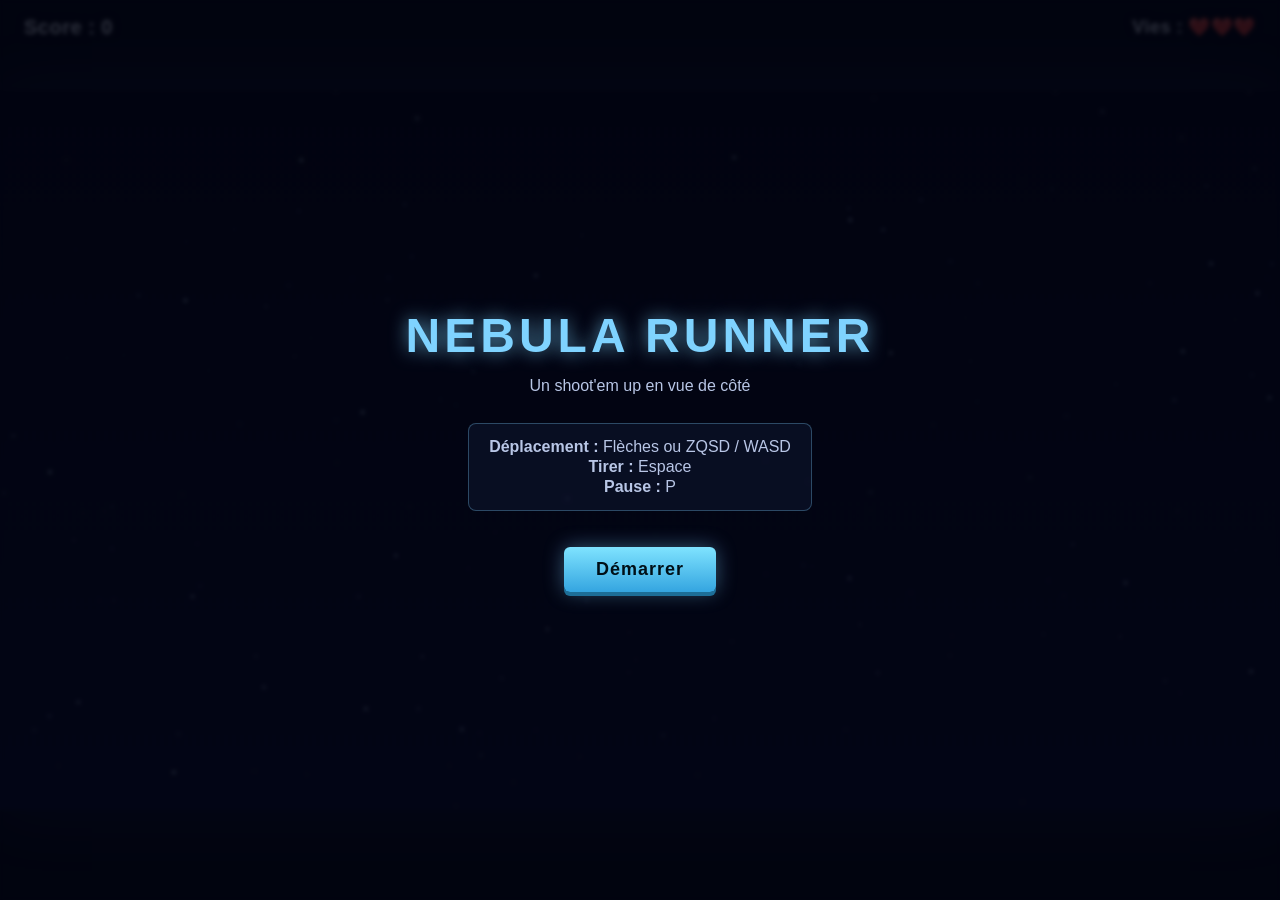
<file: index.html>
<!DOCTYPE html>
<html lang="fr">
<head>
<meta charset="UTF-8">
<meta name="viewport" content="width=device-width, initial-scale=1.0">
<title>Nebula Runner</title>
<link rel="stylesheet" href="style.css">
</head>
<body>
<div id="game-wrap">
  <canvas id="game" width="960" height="540"></canvas>

  <div id="hud">
    <div id="score">Score : 0</div>
    <div id="lives">Vies : ❤️❤️❤️</div>
  </div>

  <div id="start-screen" class="overlay">
    <h1>NEBULA RUNNER</h1>
    <p>Un shoot'em up en vue de côté</p>
    <div class="controls">
      <p><strong>Déplacement :</strong> Flèches ou ZQSD / WASD</p>
      <p><strong>Tirer :</strong> Espace</p>
      <p><strong>Pause :</strong> P</p>
    </div>
    <button id="start-btn">Démarrer</button>
  </div>

  <div id="pause-screen" class="overlay hidden">
    <h1>PAUSE</h1>
    <p>Appuyez sur P pour reprendre</p>
  </div>

  <div id="game-over-screen" class="overlay hidden">
    <h1>GAME OVER</h1>
    <p id="final-score">Score final : 0</p>
    <p id="best-score">Meilleur score : 0</p>
    <button id="restart-btn">Rejouer</button>
  </div>
</div>

<script src="game.js"></script>
</body>
</html>
</file>
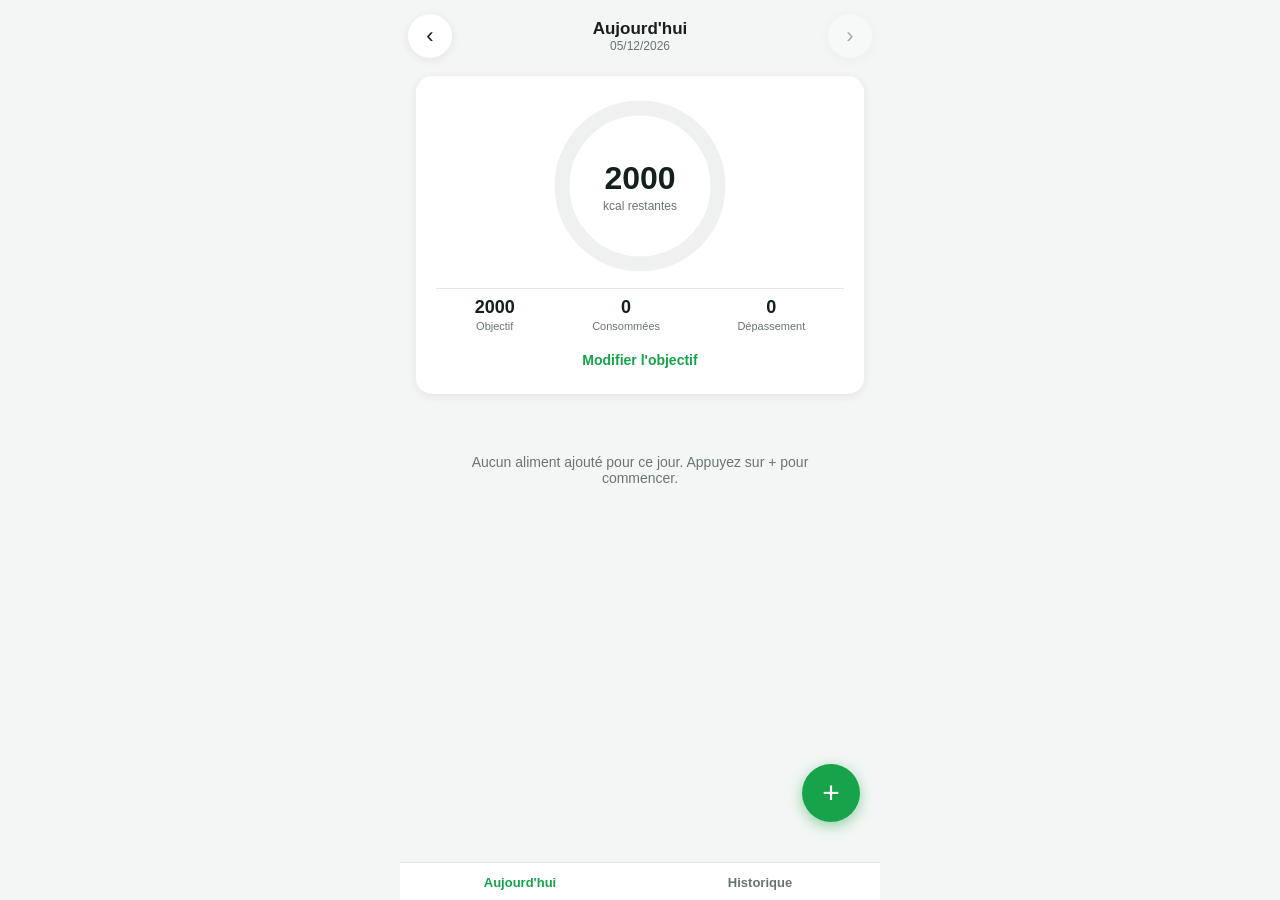
<file: calorie-tracker/index.html>
<!DOCTYPE html>
<html lang="fr">
<head>
<meta charset="UTF-8">
<meta name="viewport" content="width=device-width, initial-scale=1, maximum-scale=1, viewport-fit=cover">
<meta name="theme-color" content="#16a34a">
<meta name="description" content="Suivez vos calories consommées chaque jour, simplement.">
<title>CalTrack — Suivi des calories</title>
<link rel="manifest" href="manifest.json">
<link rel="icon" href="icons/icon-192.svg" type="image/svg+xml">
<link rel="apple-touch-icon" href="icons/icon-192.svg">
<link rel="stylesheet" href="style.css">
</head>
<body>
<div class="app">

  <header class="topbar">
    <button id="prevDay" class="icon-btn" aria-label="Jour précédent">‹</button>
    <div class="date-display">
      <span id="dateLabel">Aujourd'hui</span>
      <span id="dateSub" class="date-sub"></span>
    </div>
    <button id="nextDay" class="icon-btn" aria-label="Jour suivant">›</button>
  </header>

  <main class="content">

    <section class="summary-card">
      <div class="ring-wrap">
        <svg class="ring" viewBox="0 0 120 120">
          <circle class="ring-bg" cx="60" cy="60" r="52"></circle>
          <circle id="ringProgress" class="ring-progress" cx="60" cy="60" r="52"></circle>
        </svg>
        <div class="ring-center">
          <span id="remainingValue" class="ring-value">0</span>
          <span class="ring-label">kcal restantes</span>
        </div>
      </div>

      <div class="summary-stats">
        <div class="stat">
          <span class="stat-value" id="goalValue">2000</span>
          <span class="stat-name">Objectif</span>
        </div>
        <div class="stat">
          <span class="stat-value" id="consumedValue">0</span>
          <span class="stat-name">Consommées</span>
        </div>
        <div class="stat">
          <span class="stat-value" id="overValue">0</span>
          <span class="stat-name">Dépassement</span>
        </div>
      </div>

      <button id="editGoalBtn" class="link-btn">Modifier l'objectif</button>
    </section>

    <section class="meals" id="mealsContainer">
      <!-- meal groups injected here -->
    </section>

  </main>

  <button id="addFab" class="fab" aria-label="Ajouter un aliment">+</button>

  <nav class="tabbar">
    <button class="tab-btn active" data-tab="today">Aujourd'hui</button>
    <button class="tab-btn" data-tab="history">Historique</button>
  </nav>
</div>

<!-- Add entry sheet -->
<div id="entrySheetBackdrop" class="sheet-backdrop hidden">
  <div class="sheet" role="dialog" aria-modal="true" aria-labelledby="sheetTitle">
    <div class="sheet-handle"></div>
    <h2 id="sheetTitle">Ajouter un aliment</h2>
    <form id="entryForm">
      <label class="field">
        <span>Nom de l'aliment</span>
        <input type="text" id="foodName" placeholder="Ex : Pomme, Riz, Poulet..." required autocomplete="off">
      </label>

      <label class="field">
        <span>Calories (kcal)</span>
        <input type="number" id="foodCalories" placeholder="Ex : 150" min="0" step="1" inputmode="numeric" required>
      </label>

      <label class="field">
        <span>Repas</span>
        <select id="foodMeal">
          <option value="breakfast">Petit-déjeuner</option>
          <option value="lunch">Déjeuner</option>
          <option value="dinner">Dîner</option>
          <option value="snack">Collation</option>
        </select>
      </label>

      <div class="sheet-actions">
        <button type="button" id="cancelEntry" class="btn btn-secondary">Annuler</button>
        <button type="submit" class="btn btn-primary">Ajouter</button>
      </div>
    </form>
  </div>
</div>

<!-- Goal edit sheet -->
<div id="goalSheetBackdrop" class="sheet-backdrop hidden">
  <div class="sheet" role="dialog" aria-modal="true" aria-labelledby="goalSheetTitle">
    <div class="sheet-handle"></div>
    <h2 id="goalSheetTitle">Objectif calorique quotidien</h2>
    <form id="goalForm">
      <label class="field">
        <span>Calories par jour (kcal)</span>
        <input type="number" id="goalInput" min="0" step="1" inputmode="numeric" required>
      </label>
      <div class="sheet-actions">
        <button type="button" id="cancelGoal" class="btn btn-secondary">Annuler</button>
        <button type="submit" class="btn btn-primary">Enregistrer</button>
      </div>
    </form>
  </div>
</div>

<!-- History view -->
<div id="historyBackdrop" class="sheet-backdrop hidden">
  <div class="sheet sheet-full" role="dialog" aria-modal="true" aria-labelledby="historyTitle">
    <div class="sheet-handle"></div>
    <h2 id="historyTitle">Historique</h2>
    <div id="historyList" class="history-list"></div>
    <div class="sheet-actions">
      <button type="button" id="closeHistory" class="btn btn-secondary">Fermer</button>
    </div>
  </div>
</div>

<div id="toast" class="toast hidden"></div>

<script src="app.js"></script>
</body>
</html>
</file>
<file: style.css>
* {
  box-sizing: border-box;
}

html, body {
  margin: 0;
  padding: 0;
  height: 100%;
  background: #05060f;
  color: #e9f1ff;
  font-family: "Segoe UI", "Trebuchet MS", Arial, sans-serif;
  overflow: hidden;
}

#game-wrap {
  position: relative;
  width: 100vw;
  height: 100vh;
  display: flex;
  align-items: center;
  justify-content: center;
}

canvas#game {
  background: #000212;
  width: min(100vw, 177.78vh);
  height: min(100vh, 56.25vw);
  image-rendering: pixelated;
  display: block;
  box-shadow: 0 0 60px rgba(80, 140, 255, 0.15);
}

#hud {
  position: absolute;
  top: 16px;
  left: 50%;
  transform: translateX(-50%);
  width: min(100vw, 177.78vh);
  display: flex;
  justify-content: space-between;
  padding: 0 24px;
  pointer-events: none;
  font-size: 20px;
  font-weight: bold;
  text-shadow: 0 0 8px rgba(0, 0, 0, 0.9), 0 0 2px #000;
  letter-spacing: 0.5px;
}

#lives {
  font-size: 18px;
}

.overlay {
  position: absolute;
  inset: 0;
  display: flex;
  flex-direction: column;
  align-items: center;
  justify-content: center;
  gap: 12px;
  text-align: center;
  background: rgba(2, 4, 16, 0.82);
  backdrop-filter: blur(2px);
}

.overlay.hidden {
  display: none;
}

.overlay h1 {
  margin: 0;
  font-size: 48px;
  letter-spacing: 4px;
  color: #7fd3ff;
  text-shadow: 0 0 18px rgba(127, 211, 255, 0.7);
}

.overlay p {
  margin: 2px 0;
  color: #b8c6e6;
}

.controls {
  margin: 14px 0;
  padding: 12px 20px;
  border: 1px solid rgba(127, 211, 255, 0.3);
  border-radius: 8px;
  background: rgba(20, 30, 60, 0.4);
}

button {
  margin-top: 10px;
  padding: 12px 32px;
  font-size: 18px;
  font-weight: bold;
  letter-spacing: 1px;
  color: #001018;
  background: linear-gradient(180deg, #7fe3ff, #34a5e0);
  border: none;
  border-radius: 6px;
  cursor: pointer;
  box-shadow: 0 4px 0 #1d6e97, 0 0 20px rgba(127, 211, 255, 0.4);
  transition: transform 0.08s ease;
}

button:hover {
  filter: brightness(1.1);
}

button:active {
  transform: translateY(3px);
  box-shadow: 0 1px 0 #1d6e97, 0 0 20px rgba(127, 211, 255, 0.4);
}
</file>
<file: calorie-tracker/style.css>
:root {
  color-scheme: light dark;
  --bg: #f4f6f5;
  --surface: #ffffff;
  --surface-alt: #eef1f0;
  --text: #14201b;
  --text-muted: #6b7570;
  --border: #e2e6e4;
  --primary: #16a34a;
  --primary-dark: #0f7c37;
  --danger: #dc2626;
  --warn: #d97706;
  --shadow: 0 2px 10px rgba(20, 32, 27, 0.08);
  --radius: 16px;
  --safe-top: env(safe-area-inset-top, 0px);
  --safe-bottom: env(safe-area-inset-bottom, 0px);
}

@media (prefers-color-scheme: dark) {
  :root {
    --bg: #0f1512;
    --surface: #171f1a;
    --surface-alt: #1e2822;
    --text: #eef3f0;
    --text-muted: #96a39c;
    --border: #263029;
    --primary: #22c55e;
    --primary-dark: #16a34a;
    --shadow: 0 2px 10px rgba(0, 0, 0, 0.35);
  }
}

* { box-sizing: border-box; }

html, body {
  margin: 0;
  padding: 0;
  height: 100%;
  background: var(--bg);
  color: var(--text);
  font-family: -apple-system, BlinkMacSystemFont, "Segoe UI", Roboto, Helvetica, Arial, sans-serif;
  -webkit-tap-highlight-color: transparent;
  overscroll-behavior-y: contain;
}

button, input, select {
  font-family: inherit;
  color: inherit;
}

.app {
  display: flex;
  flex-direction: column;
  min-height: 100vh;
  max-width: 480px;
  margin: 0 auto;
  position: relative;
}

.topbar {
  display: flex;
  align-items: center;
  justify-content: space-between;
  padding: calc(14px + var(--safe-top)) 8px 14px;
  position: sticky;
  top: 0;
  background: var(--bg);
  z-index: 10;
}

.icon-btn {
  width: 44px;
  height: 44px;
  border-radius: 50%;
  border: none;
  background: var(--surface);
  box-shadow: var(--shadow);
  font-size: 22px;
  line-height: 1;
  cursor: pointer;
  color: var(--text);
}

.icon-btn:active { transform: scale(0.94); }

.icon-btn:disabled {
  opacity: 0.35;
  cursor: default;
}

.icon-btn:disabled:active { transform: none; }

.date-display {
  display: flex;
  flex-direction: column;
  align-items: center;
  text-align: center;
}

#dateLabel {
  font-size: 17px;
  font-weight: 700;
}

.date-sub {
  font-size: 12px;
  color: var(--text-muted);
}

.content {
  flex: 1;
  padding: 4px 16px calc(120px + var(--safe-bottom));
  overflow-y: auto;
}

.summary-card {
  background: var(--surface);
  border-radius: var(--radius);
  box-shadow: var(--shadow);
  padding: 20px;
  display: flex;
  flex-direction: column;
  align-items: center;
  margin-bottom: 20px;
}

.ring-wrap {
  position: relative;
  width: 180px;
  height: 180px;
  margin-bottom: 12px;
}

.ring {
  width: 100%;
  height: 100%;
  transform: rotate(-90deg);
}

.ring-bg {
  fill: none;
  stroke: var(--surface-alt);
  stroke-width: 10;
}

.ring-progress {
  fill: none;
  stroke: var(--primary);
  stroke-width: 10;
  stroke-linecap: round;
  stroke-dasharray: 326.7;
  stroke-dashoffset: 326.7;
  transition: stroke-dashoffset 0.4s ease, stroke 0.4s ease;
}

.ring-center {
  position: absolute;
  inset: 0;
  display: flex;
  flex-direction: column;
  align-items: center;
  justify-content: center;
}

.ring-value {
  font-size: 32px;
  font-weight: 800;
}

.ring-label {
  font-size: 12px;
  color: var(--text-muted);
  margin-top: 2px;
}

.summary-stats {
  display: flex;
  width: 100%;
  justify-content: space-around;
  padding-top: 8px;
  border-top: 1px solid var(--border);
}

.stat {
  display: flex;
  flex-direction: column;
  align-items: center;
}

.stat-value {
  font-size: 18px;
  font-weight: 700;
}

.stat-name {
  font-size: 11px;
  color: var(--text-muted);
  margin-top: 2px;
}

.link-btn {
  margin-top: 14px;
  background: none;
  border: none;
  color: var(--primary);
  font-weight: 600;
  font-size: 14px;
  padding: 6px 10px;
  cursor: pointer;
}

.meal-group {
  margin-bottom: 18px;
}

.meal-header {
  display: flex;
  align-items: baseline;
  justify-content: space-between;
  margin-bottom: 8px;
  padding: 0 4px;
}

.meal-title {
  font-size: 14px;
  font-weight: 700;
  text-transform: uppercase;
  letter-spacing: 0.04em;
  color: var(--text-muted);
}

.meal-total {
  font-size: 13px;
  font-weight: 700;
  color: var(--text);
}

.meal-items {
  background: var(--surface);
  border-radius: var(--radius);
  box-shadow: var(--shadow);
  overflow: hidden;
}

.food-item {
  display: flex;
  align-items: center;
  justify-content: space-between;
  padding: 14px 16px;
  border-bottom: 1px solid var(--border);
}

.food-item:last-child { border-bottom: none; }

.food-info {
  display: flex;
  flex-direction: column;
  min-width: 0;
}

.food-name {
  font-size: 15px;
  font-weight: 600;
  overflow: hidden;
  text-overflow: ellipsis;
  white-space: nowrap;
}

.food-cal {
  font-size: 13px;
  color: var(--text-muted);
}

.delete-btn {
  border: none;
  background: none;
  color: var(--text-muted);
  font-size: 20px;
  padding: 6px 8px;
  cursor: pointer;
  flex-shrink: 0;
}

.delete-btn:active { color: var(--danger); }

.empty-state {
  text-align: center;
  color: var(--text-muted);
  font-size: 14px;
  padding: 40px 16px;
}

.fab {
  position: fixed;
  right: calc(50% - 240px + 20px);
  bottom: calc(78px + var(--safe-bottom));
  width: 58px;
  height: 58px;
  border-radius: 50%;
  border: none;
  background: var(--primary);
  color: #fff;
  font-size: 30px;
  line-height: 1;
  box-shadow: 0 4px 14px rgba(22, 163, 74, 0.45);
  cursor: pointer;
  z-index: 20;
}

@media (min-width: 480px) {
  .fab { right: calc(50vw - 240px + 20px); }
}

.fab:active { transform: scale(0.94); }

.tabbar {
  position: sticky;
  bottom: 0;
  display: flex;
  background: var(--surface);
  border-top: 1px solid var(--border);
  padding-bottom: var(--safe-bottom);
  z-index: 15;
}

.tab-btn {
  flex: 1;
  border: none;
  background: none;
  padding: 12px 0 10px;
  font-size: 13px;
  font-weight: 600;
  color: var(--text-muted);
  cursor: pointer;
}

.tab-btn.active {
  color: var(--primary);
}

.sheet-backdrop {
  position: fixed;
  inset: 0;
  background: rgba(0, 0, 0, 0.45);
  display: flex;
  align-items: flex-end;
  justify-content: center;
  z-index: 100;
}

.sheet-backdrop.hidden { display: none; }

.sheet {
  background: var(--surface);
  width: 100%;
  max-width: 480px;
  border-radius: 20px 20px 0 0;
  padding: 10px 20px calc(24px + var(--safe-bottom));
  max-height: 85vh;
  overflow-y: auto;
}

.sheet-handle {
  width: 40px;
  height: 4px;
  background: var(--border);
  border-radius: 2px;
  margin: 0 auto 14px;
}

.sheet h2 {
  font-size: 18px;
  margin: 0 0 16px;
}

.field {
  display: flex;
  flex-direction: column;
  gap: 6px;
  margin-bottom: 14px;
  font-size: 13px;
  font-weight: 600;
  color: var(--text-muted);
}

.field input,
.field select {
  border: 1px solid var(--border);
  border-radius: 12px;
  padding: 12px 14px;
  font-size: 16px;
  background: var(--surface-alt);
  color: var(--text);
}

.field input:focus,
.field select:focus {
  outline: 2px solid var(--primary);
  outline-offset: -1px;
}

.sheet-actions {
  display: flex;
  gap: 10px;
  margin-top: 6px;
}

.btn {
  flex: 1;
  border: none;
  border-radius: 12px;
  padding: 14px;
  font-size: 15px;
  font-weight: 700;
  cursor: pointer;
}

.btn-primary {
  background: var(--primary);
  color: #fff;
}

.btn-primary:active { background: var(--primary-dark); }

.btn-secondary {
  background: var(--surface-alt);
  color: var(--text);
}

.sheet-full {
  max-height: 90vh;
  min-height: 60vh;
}

.history-list {
  display: flex;
  flex-direction: column;
  gap: 10px;
  margin-bottom: 10px;
}

.history-row {
  display: flex;
  align-items: center;
  justify-content: space-between;
  background: var(--surface-alt);
  border-radius: 12px;
  padding: 12px 14px;
  cursor: pointer;
  border: none;
  width: 100%;
  text-align: left;
  color: var(--text);
}

.history-date {
  font-weight: 700;
  font-size: 14px;
}

.history-meta {
  font-size: 12px;
  color: var(--text-muted);
  margin-top: 2px;
}

.history-cal {
  font-size: 15px;
  font-weight: 800;
}

.history-cal.over { color: var(--danger); }
.history-cal.under { color: var(--primary); }

.toast {
  position: fixed;
  bottom: calc(90px + var(--safe-bottom));
  left: 50%;
  transform: translateX(-50%);
  background: var(--text);
  color: var(--bg);
  padding: 10px 18px;
  border-radius: 20px;
  font-size: 13px;
  font-weight: 600;
  z-index: 200;
  box-shadow: var(--shadow);
}

.toast.hidden { display: none; }
</file>
